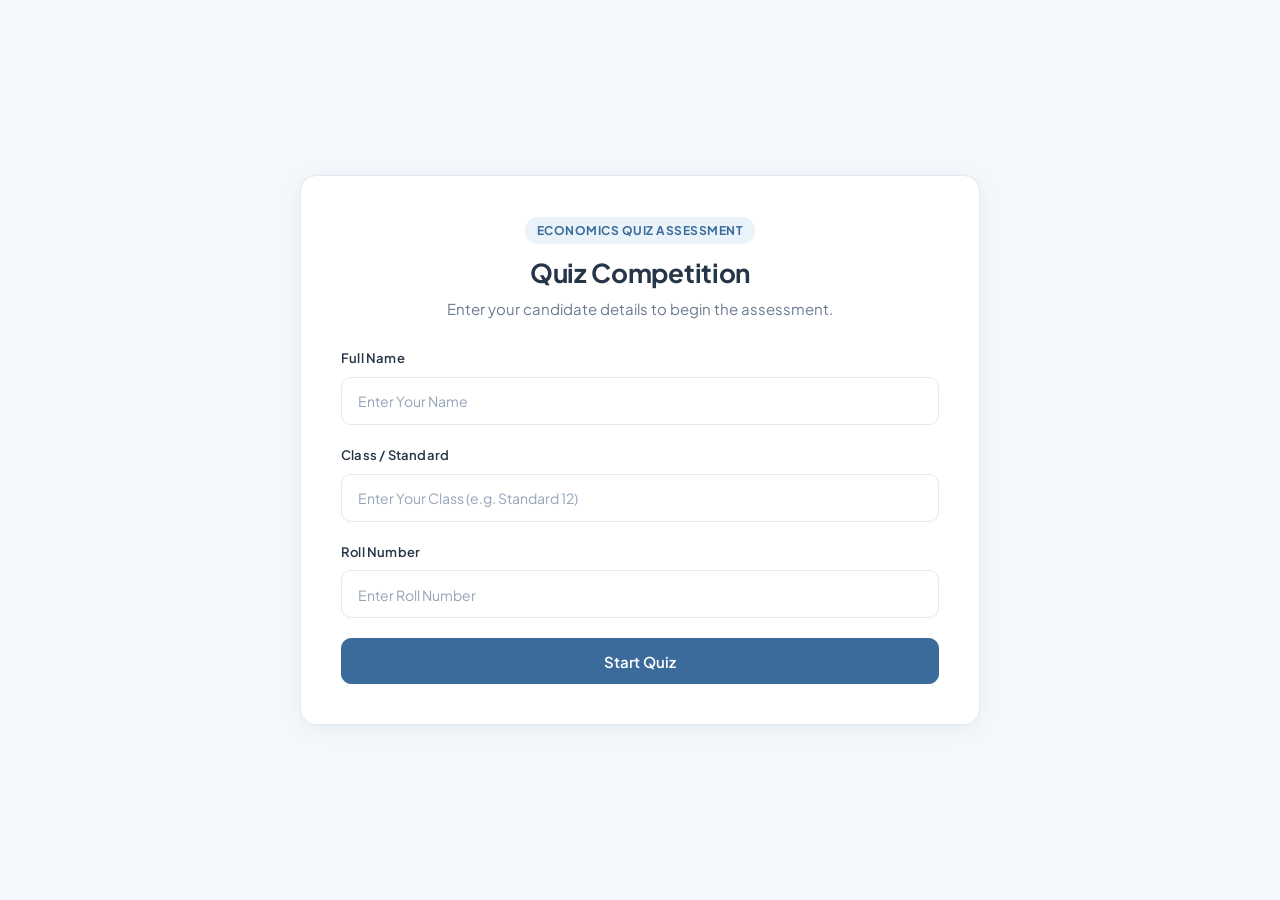
<file: index.html>
<!DOCTYPE html>
<html lang="en">
<head>
    <meta charset="UTF-8">
    <meta name="viewport" content="width=device-width, initial-scale=1.0">
    <title>Quiz Competition</title>
    <link rel="stylesheet" href="style.css">
</head>
<body>

    <main class="container">
        
        <!-- Header -->
        <div class="card-header">
            <div class="card-badge">Economics Quiz Assessment</div>
            <h1>Quiz Competition</h1>
            <p>Enter your candidate details to begin the assessment.</p>
        </div>

        <!-- Registration Form -->
        <form id="loginForm" onsubmit="event.preventDefault(); startQuiz();">
            
            <div class="form-group">
                <label class="form-label" for="name">Full Name</label>
                <input type="text" id="name" placeholder="Enter Your Name" autocomplete="name" required>
            </div>

            <div class="form-group">
                <label class="form-label" for="class">Class / Standard</label>
                <input type="text" id="class" placeholder="Enter Your Class (e.g. Standard 12)" required>
            </div>

            <div class="form-group">
                <label class="form-label" for="roll">Roll Number</label>
                <input type="text" id="roll" placeholder="Enter Roll Number" required>
            </div>

            <p id="errorMsg" class="form-error">Please fill in all candidate details before starting.</p>

            <button type="submit" class="btn btn-primary btn-block">
                Start Quiz
            </button>
        </form>

    </main>

    <script>
        // Check for previous session candidate details
        
        function startQuiz() {
            const name = document.getElementById("name").value.trim();
            const studentClass = document.getElementById("class").value.trim();
            const roll = document.getElementById("roll").value.trim();
            const errorEl = document.getElementById("errorMsg");

            if (!name || !studentClass || !roll) {
                if (errorEl) {
                    errorEl.style.display = "block";
                } else {
                    alert("Please fill all details");
                }
                return;
            }

            if (errorEl) errorEl.style.display = "none";

            // Save candidate details
            localStorage.setItem("username", name);
            localStorage.setItem("class", studentClass);
            localStorage.setItem("roll", roll);

            // Clean previous quiz session state for a fresh attempt
            localStorage.removeItem("answers");
            localStorage.removeItem("quizTimeRemaining");

            window.location.href = "quiz.html";
        }
    </script>

</body>
</html>
</file>
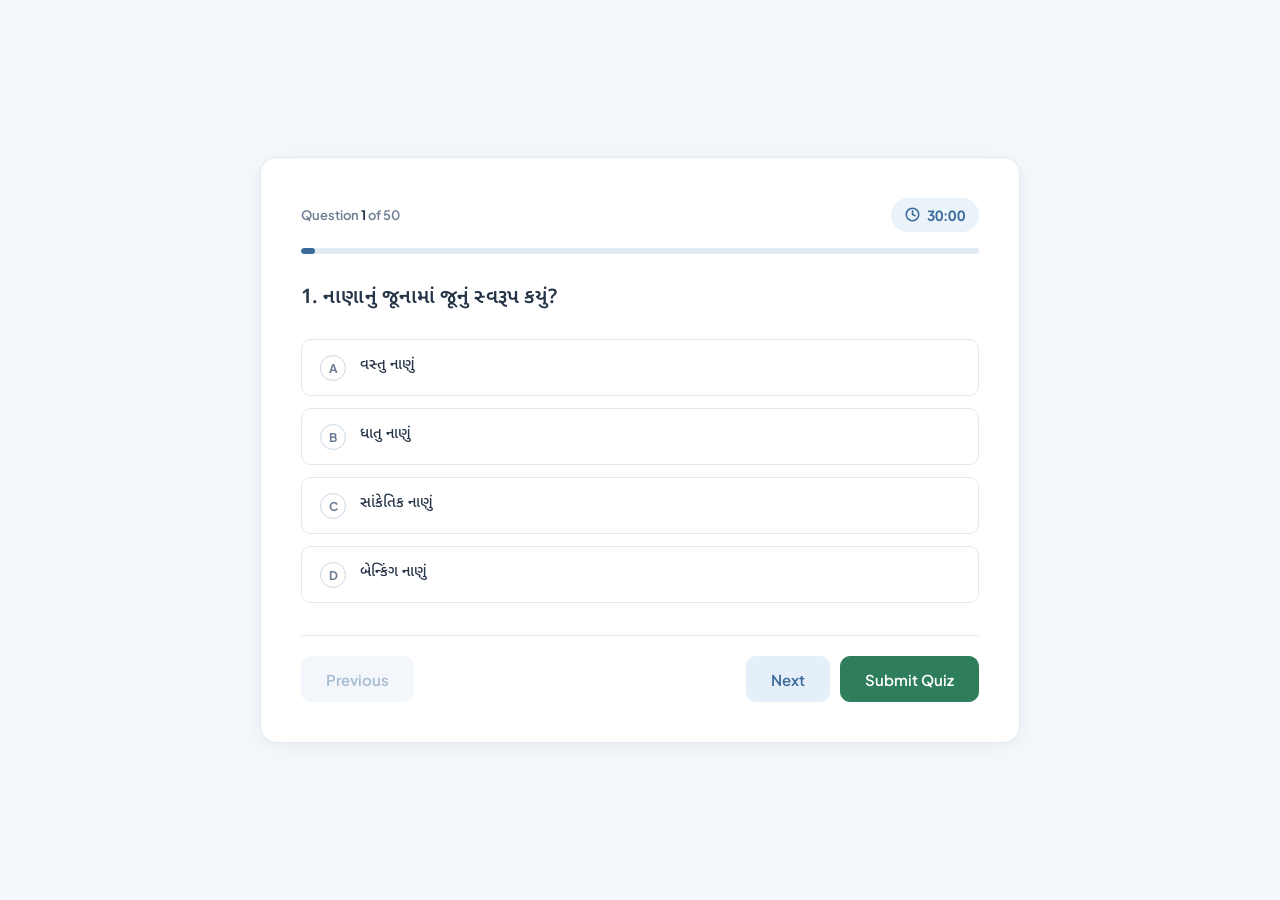
<file: quiz.html>
<!DOCTYPE html>
<html lang="en">
<head>
    <meta charset="UTF-8">
    <meta name="viewport" content="width=device-width, initial-scale=1.0">
    <title>Quiz Page</title>
    <link rel="stylesheet" href="style.css">
</head>
<body>

    <main class="container quiz-card-wide">
        
        <!-- Top Bar: Question Meta & Countdown Timer -->
        <div class="quiz-top-bar">
            <div class="quiz-meta-badge" id="questionCounter">
                Question <strong id="currentQNum">1</strong> of <span id="totalQNum">50</span>
            </div>
            
            <div class="timer-badge" title="Time Remaining">
                <svg width="15" height="15" viewBox="0 0 24 24" fill="none" stroke="currentColor" stroke-width="2.5" stroke-linecap="round" stroke-linejoin="round">
                    <circle cx="12" cy="12" r="10"></circle>
                    <polyline points="12 6 12 12 16 14"></polyline>
                </svg>
                <span id="timer">30:00</span>
            </div>
        </div>

        <!-- Progress Indicator -->
        <div class="progress">
            <div id="progressBar"></div>
        </div>

        <!-- Gujarati Question Statement -->
        <h2 id="question">Loading question...</h2>

        
        <div id="options">
            <!-- Dynamically populated options -->
        </div>

        <!-- Navigation and Submit Controls -->
        <div class="nav-actions-bar">    
            <div class="nav-group-left">
                <button type="button" class="btn btn-secondary" onclick="prev()" id="prevBtn">
                    Previous
                </button>
            </div>

            <div class="nav-group-right">
                <button type="button" class="btn btn-secondary" onclick="next()" id="nextBtn">
                    Next
                </button>
                <button type="button" class="btn btn-submit" onclick="submitQuiz()" id="submitBtn">
                    Submit Quiz
                </button>
            </div>
        </div>

    </main>

    <!-- Scripts -->
    <script src="questions.js"></script>
    <script src="script.js"></script>

</body>
</html>
</file>
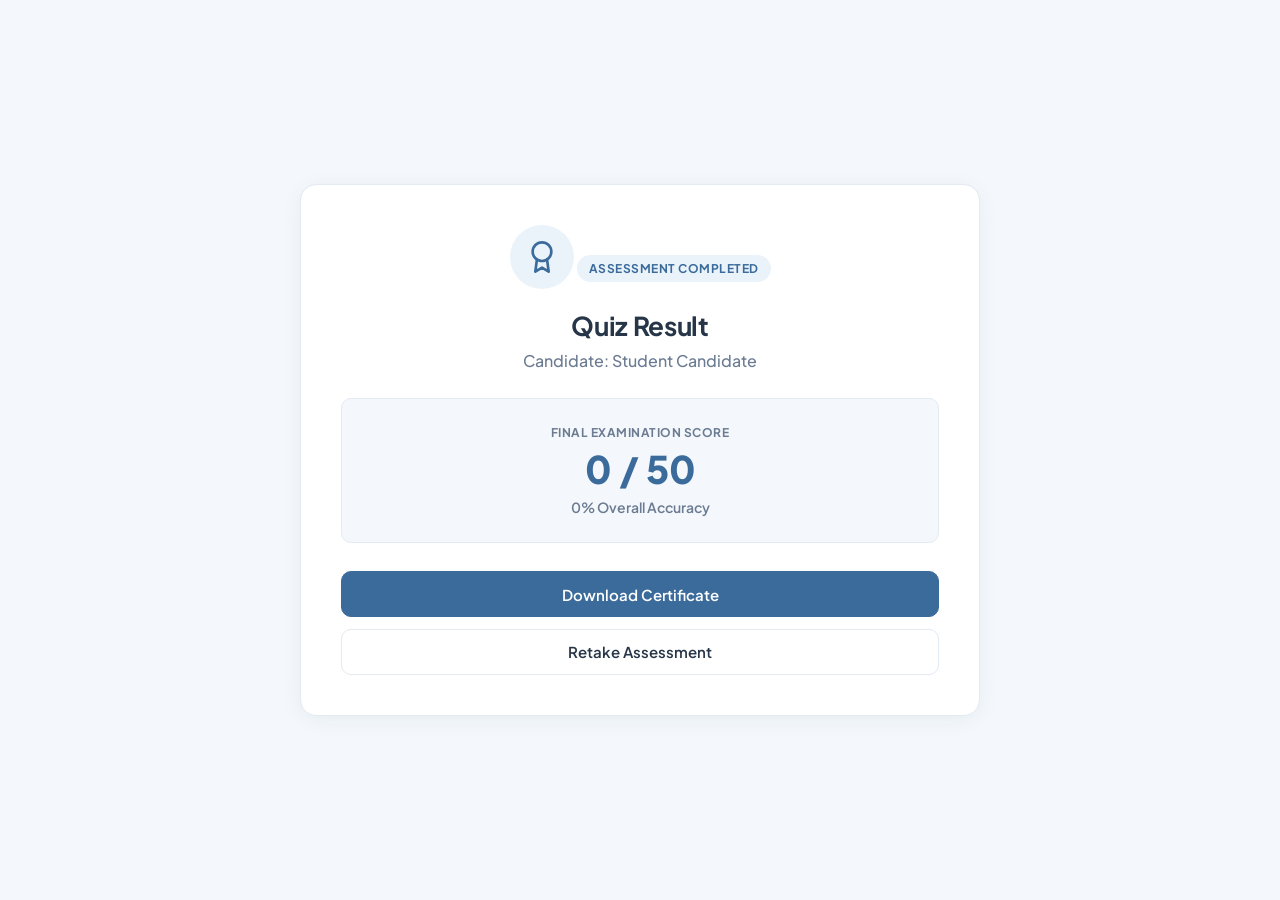
<file: result.html>
<!DOCTYPE html>
<html lang="en">
<head>
    <meta charset="UTF-8">
    <meta name="viewport" content="width=device-width, initial-scale=1.0">
    <title>Quiz Result</title>
    <link rel="stylesheet" href="style.css">
</head>
<body>

    <main class="container result-card">
        
        <!-- Result Icon -->
        <div class="result-icon-wrapper">
            <svg width="32" height="32" viewBox="0 0 24 24" fill="none" stroke="currentColor" stroke-width="2" stroke-linecap="round" stroke-linejoin="round">
                <circle cx="12" cy="8" r="7"></circle>
                <polyline points="8.21 13.89 7 23 12 20 17 23 15.79 13.88"></polyline>
            </svg>
        </div>

        <div class="card-badge">Assessment Completed</div>
        <h1 class="result-title">Quiz Result</h1>
        <h2 id="user">Name: Candidate</h2>

        <!-- Score Presentation Box -->
        <div class="score-box">
            <span class="score-label">Final Examination Score</span>
            <div id="score">0 / 50</div>
            <div id="scorePercentage" class="score-percentage">0% Accuracy</div>
        </div>

        <!-- Action Controls -->
        <div class="result-actions">
            <button type="button" class="btn btn-primary btn-block" onclick="gocertificate()">
                Download Certificate
            </button>
            <a href="index.html" class="btn btn-outline btn-block">
                Retake Assessment
            </a>
        </div>

    </main>

    <!-- Scripts -->
    <script src="questions.js"></script>
    <script src="result.js"></script>

</body>
</html>
</file>
<file: style.css>
/* ==========================================================================
   QUIZ COMPETITION - PREMIUM MINIMAL DESIGN SYSTEM
   Palette: Option B — Soft Blue
   - Background: #F4F8FC
   - Cards / Surface: #FFFFFF
   - Primary: #3B6B9B
   - Secondary / Light Accent: #E5EFF9
   - Main Text: #263547
   - Muted Text: #6B7B91
   - Borders: #E2EAF2
   ========================================================================== */

@import url('https://fonts.googleapis.com/css2?family=Noto+Sans+Gujarati:wght@400;500;600;700&family=Plus+Jakarta+Sans:wght@400;500;600;700&display=swap');

:root {
    /* Color Palette */
    --color-bg: #F4F8FC;
    --color-card: #FFFFFF;
    --color-primary: #3B6B9B;
    --color-primary-hover: #305880;
    --color-primary-light: #EBF3FA;
    --color-secondary: #E5EFF9;
    --color-secondary-hover: #D9E8F5;
    --color-text-main: #263547;
    --color-text-muted: #6B7B91;
    --color-text-light: #94A3B8;
    --color-border: #E2EAF2;
    --color-border-hover: #CBD9E6;
    --color-border-focus: #3B6B9B;
    
    --color-success: #2E7D5B;
    --color-success-bg: #EDF7F2;
    --color-danger: #D9534F;
    --color-danger-bg: #FDF2F2;

    /* Typography */
    --font-base: 'Plus Jakarta Sans', -apple-system, BlinkMacSystemFont, 'Segoe UI', Roboto, sans-serif;
    --font-gujarati: 'Noto Sans Gujarati', 'Shruti', 'Gujarati MT', -apple-system, BlinkMacSystemFont, 'Segoe UI', Roboto, sans-serif;

    /* Border Radii */
    --radius-sm: 6px;
    --radius-md: 10px;
    --radius-lg: 16px;
    --radius-xl: 20px;
    --radius-full: 9999px;

    /* Subtle Shadows */
    --shadow-sm: 0 1px 3px rgba(38, 53, 71, 0.04), 0 2px 6px rgba(38, 53, 71, 0.02);
    --shadow-card: 0 4px 24px -2px rgba(38, 53, 71, 0.06), 0 2px 8px -1px rgba(38, 53, 71, 0.02);
    --shadow-elevated: 0 10px 30px -4px rgba(38, 53, 71, 0.08), 0 4px 12px -2px rgba(38, 53, 71, 0.04);

    /* Transitions */
    --transition: 0.2s ease;
}

/* Base Reset */
*, *::before, *::after {
    margin: 0;
    padding: 0;
    box-sizing: border-box;
}

html {
    scroll-behavior: smooth;
    -webkit-text-size-adjust: 100%;
}

body {
    background-color: var(--color-bg);
    color: var(--color-text-main);
    font-family: var(--font-base);
    min-height: 100vh;
    display: flex;
    flex-direction: column;
    align-items: center;
    justify-content: center;
    padding: 32px 16px;
    line-height: 1.6;
    -webkit-font-smoothing: antialiased;
    -moz-osx-font-smoothing: grayscale;
}

/* ==========================================================================
   CARD CONTAINER
   ========================================================================== */
.container,
.quiz-card {
    background: var(--color-card);
    border: 1px solid var(--color-border);
    border-radius: var(--radius-lg);
    box-shadow: var(--shadow-card);
    width: 100%;
    max-width: 680px;
    padding: 40px;
    margin: auto;
    position: relative;
    transition: box-shadow var(--transition);
}

.quiz-card-wide {
    max-width: 760px;
}

/* Card Header Typography */
.card-header {
    margin-bottom: 28px;
    text-align: center;
}

.card-badge {
    display: inline-flex;
    align-items: center;
    gap: 6px;
    background: var(--color-primary-light);
    color: var(--color-primary);
    padding: 4px 12px;
    border-radius: var(--radius-full);
    font-size: 12px;
    font-weight: 700;
    letter-spacing: 0.5px;
    text-transform: uppercase;
    margin-bottom: 12px;
}

h1 {
    font-size: 26px;
    font-weight: 700;
    color: var(--color-text-main);
    line-height: 1.3;
    margin-bottom: 8px;
    letter-spacing: -0.3px;
}

p {
    color: var(--color-text-muted);
    font-size: 15px;
    line-height: 1.5;
    margin-bottom: 24px;
}

.card-header p {
    margin-bottom: 0;
}

/* ==========================================================================
   FORM INPUTS & LABELS (Home Page)
   ========================================================================== */
.form-group {
    margin-bottom: 20px;
    text-align: left;
}

.form-label {
    display: block;
    font-size: 13px;
    font-weight: 600;
    color: var(--color-text-main);
    margin-bottom: 8px;
    letter-spacing: 0.2px;
}

input[type="text"] {
    width: 100%;
    height: 48px;
    border: 1px solid var(--color-border);
    border-radius: var(--radius-md);
    padding: 0 16px;
    font-size: 15px;
    color: var(--color-text-main);
    background: #FFFFFF;
    font-family: inherit;
    outline: none;
    transition: border-color var(--transition), box-shadow var(--transition);
}

input[type="text"]::placeholder {
    color: var(--color-text-light);
    font-size: 14px;
}

input[type="text"]:hover {
    border-color: var(--color-border-hover);
}

input[type="text"]:focus {
    border-color: var(--color-primary);
    box-shadow: 0 0 0 3px rgba(59, 107, 155, 0.12);
}

/* Inline alert / hint message */
.form-error {
    color: var(--color-danger);
    font-size: 13px;
    font-weight: 500;
    margin-top: 6px;
    display: none;
}

/* ==========================================================================
   BUTTONS
   ========================================================================== */
button,
.btn {
    display: inline-flex;
    align-items: center;
    justify-content: center;
    gap: 8px;
    height: 46px;
    padding: 0 24px;
    border-radius: var(--radius-md);
    font-size: 15px;
    font-weight: 600;
    font-family: inherit;
    border: 1px solid transparent;
    cursor: pointer;
    transition: background-color var(--transition), border-color var(--transition), color var(--transition), transform var(--transition);
    text-decoration: none;
    user-select: none;
    white-space: nowrap;
}

button:active,
.btn:active {
    transform: scale(0.98);
}

/* Primary Button */
button,
.btn-primary {
    background: var(--color-primary);
    color: #FFFFFF;
    border-color: var(--color-primary);
}

button:hover,
.btn-primary:hover {
    background: var(--color-primary-hover);
    border-color: var(--color-primary-hover);
}

/* Secondary Button */
.btn-secondary {
    background: var(--color-secondary);
    color: var(--color-primary);
    border-color: transparent;
}

.btn-secondary:hover {
    background: var(--color-secondary-hover);
    color: var(--color-primary-hover);
}

/* Outline Button */
.btn-outline {
    background: transparent;
    color: var(--color-text-main);
    border-color: var(--color-border);
}

.btn-outline:hover {
    background: var(--color-bg);
    border-color: var(--color-border-hover);
}

/* Submit Variant in Quiz */
.btn-submit {
    background: var(--color-success);
    color: #FFFFFF;
    border-color: var(--color-success);
}

.btn-submit:hover {
    background: #25664a;
    border-color: #25664a;
}

/* Full Width Button */
.btn-block {
    width: 100%;
}

/* Disabled State */
button:disabled,
.btn:disabled {
    opacity: 0.45;
    cursor: not-allowed;
    pointer-events: none;
    transform: none;
}

/* ==========================================================================
   QUIZ PAGE INTERFACE
   ========================================================================== */

/* Top bar: Question indicator & Timer */
.quiz-top-bar {
    display: flex;
    align-items: center;
    justify-content: space-between;
    margin-bottom: 16px;
}

.quiz-meta-badge {
    font-size: 13px;
    font-weight: 600;
    color: var(--color-text-muted);
}

.quiz-meta-badge strong {
    color: var(--color-text-main);
    font-weight: 700;
}

/* Timer Badge */
.timer-badge {
    display: inline-flex;
    align-items: center;
    gap: 7px;
    background: var(--color-primary-light);
    color: var(--color-primary);
    padding: 6px 14px;
    border-radius: var(--radius-full);
    font-size: 14px;
    font-weight: 700;
    font-variant-numeric: tabular-nums;
    letter-spacing: 0.3px;
}

.timer-badge svg {
    flex-shrink: 0;
}

#timer {
    display: inline-block;
    font-size: 14px;
    font-weight: 700;
    color: var(--color-primary);
    margin: 0;
}

/* Progress Bar */
.progress {
    width: 100%;
    height: 6px;
    background: var(--color-border);
    border-radius: var(--radius-full);
    overflow: hidden;
    margin-bottom: 28px;
}

#progressBar {
    height: 100%;
    width: 0%;
    background: var(--color-primary);
    border-radius: var(--radius-full);
    transition: width 0.3s cubic-bezier(0.4, 0, 0.2, 1);
}

/* Gujarati Question Statement */
#question {
    font-family: var(--font-gujarati);
    font-size: 1.25rem; /* 20px */
    font-weight: 600;
    line-height: 1.65;
    color: var(--color-text-main);
    margin-bottom: 24px;
    word-break: break-word;
    letter-spacing: 0.1px;
}

/* Options Stack */
#options {
    display: flex;
    flex-direction: column;
    gap: 12px;
    margin-bottom: 32px;
}

/* Option Row / Label */
.option-label {
    display: flex;
    align-items: flex-start;
    gap: 14px;
    padding: 14px 18px;
    border: 1.5px solid var(--color-border);
    border-radius: var(--radius-md);
    background: #FFFFFF;
    cursor: pointer;
    transition: border-color var(--transition), background-color var(--transition);
    user-select: none;
    position: relative;
}

.option-label:hover {
    border-color: var(--color-border-hover);
    background: #FAFBFD;
}

/* Selected Option State */
.option-label.selected,
.option-label:has(input[type="radio"]:checked) {
    border-color: var(--color-primary);
    background: var(--color-primary-light);
}

/* Hidden Native Radio */
.option-label input[type="radio"] {
    position: absolute;
    opacity: 0;
    pointer-events: none;
}

/* Custom Letter / Key Badge (A, B, C, D) */
.option-key {
    display: flex;
    align-items: center;
    justify-content: center;
    width: 26px;
    height: 26px;
    border-radius: 50%;
    border: 1.5px solid var(--color-border-hover);
    background: #FFFFFF;
    color: var(--color-text-muted);
    font-size: 12px;
    font-weight: 700;
    flex-shrink: 0;
    margin-top: 1px;
    transition: border-color var(--transition), background-color var(--transition), color var(--transition);
}

.option-label.selected .option-key,
.option-label:has(input[type="radio"]:checked) .option-key {
    border-color: var(--color-primary);
    background: var(--color-primary);
    color: #FFFFFF;
}

/* Gujarati Option Text */
.option-text {
    font-family: var(--font-gujarati);
    font-size: 15px;
    font-weight: 500;
    line-height: 1.6;
    color: var(--color-text-main);
    flex: 1;
}

/* Navigation & Action Bar */
.nav-actions-bar {
    display: flex;
    align-items: center;
    justify-content: space-between;
    gap: 12px;
    padding-top: 20px;
    border-top: 1px solid var(--color-border);
    flex-wrap: wrap;
}

.nav-group-left,
.nav-group-right {
    display: flex;
    align-items: center;
    gap: 10px;
}

/* Legacy .nav container compatibility */
.nav {
    display: flex;
    gap: 10px;
}

/* ==========================================================================
   RESULT PAGE INTERFACE
   ========================================================================== */
.result-card {
    text-align: center;
}

.result-icon-wrapper {
    display: inline-flex;
    align-items: center;
    justify-content: center;
    width: 64px;
    height: 64px;
    background: var(--color-primary-light);
    color: var(--color-primary);
    border-radius: 50%;
    margin-bottom: 20px;
}

.result-title {
    font-size: 26px;
    font-weight: 700;
    color: var(--color-text-main);
    margin-bottom: 6px;
}

#user {
    font-size: 16px;
    font-weight: 500;
    color: var(--color-text-muted);
    margin-bottom: 24px;
}

/* Score Highlight Container */
.score-box {
    background: var(--color-bg);
    border: 1px solid var(--color-border);
    border-radius: var(--radius-md);
    padding: 24px;
    margin-bottom: 28px;
    display: flex;
    flex-direction: column;
    align-items: center;
    justify-content: center;
}

.score-label {
    font-size: 12px;
    font-weight: 700;
    text-transform: uppercase;
    letter-spacing: 0.5px;
    color: var(--color-text-muted);
    margin-bottom: 6px;
}

#score {
    font-size: 38px;
    font-weight: 800;
    color: var(--color-primary);
    line-height: 1.1;
    margin-bottom: 6px;
}

.score-percentage {
    font-size: 14px;
    font-weight: 600;
    color: var(--color-text-muted);
}

.result-actions {
    display: flex;
    flex-direction: column;
    gap: 12px;
}

/* ==========================================================================
   CERTIFICATE PAGE INTERFACE
   ========================================================================== */
.certificate-preview-card {
    background: #FFFFFF;
    border: 2px solid var(--color-border);
    border-radius: var(--radius-md);
    padding: 32px 28px;
    margin-bottom: 28px;
    position: relative;
    text-align: center;
}

/* Certificate inner border frame */
.certificate-inner-frame {
    border: 1px dashed var(--color-border-hover);
    border-radius: var(--radius-sm);
    padding: 24px 20px;
}

.cert-logo-badge {
    display: inline-flex;
    align-items: center;
    gap: 6px;
    color: var(--color-primary);
    font-size: 12px;
    font-weight: 700;
    letter-spacing: 1px;
    text-transform: uppercase;
    margin-bottom: 12px;
}

.cert-title {
    font-size: 22px;
    font-weight: 700;
    color: var(--color-primary);
    letter-spacing: -0.2px;
    margin-bottom: 6px;
}

.cert-subtitle {
    font-size: 13px;
    color: var(--color-text-muted);
    margin-bottom: 20px;
}

.cert-recipient-name {
    font-size: 24px;
    font-weight: 700;
    color: var(--color-text-main);
    border-bottom: 1.5px solid var(--color-border);
    display: inline-block;
    padding-bottom: 4px;
    margin-bottom: 14px;
}

#certText {
    font-size: 14px;
    color: var(--color-text-muted);
    line-height: 1.6;
    max-width: 520px;
    margin: 0 auto 20px;
}

.cert-meta-row {
    display: flex;
    justify-content: center;
    gap: 20px;
    font-size: 13px;
    color: var(--color-text-muted);
    padding-top: 16px;
    border-top: 1px solid var(--color-border);
    flex-wrap: wrap;
}

.cert-meta-row strong {
    color: var(--color-text-main);
}

.certificate-actions {
    display: flex;
    justify-content: center;
    gap: 12px;
    flex-wrap: wrap;
}

/* ==========================================================================
   RESPONSIVE DESIGN (Mobile, Tablet, Desktop)
   ========================================================================== */

/* Tablets and below */
@media (max-width: 768px) {
    body {
        padding: 20px 14px;
    }

    .container,
    .quiz-card {
        padding: 30px 24px;
    }

    h1 {
        font-size: 23px;
    }

    #question {
        font-size: 1.15rem; /* ~18.5px */
    }

    #score {
        font-size: 32px;
    }
}

/* Mobile Phones */
@media (max-width: 540px) {
    body {
        padding: 14px 10px;
    }

    .container,
    .quiz-card {
        padding: 22px 16px;
        border-radius: var(--radius-md);
    }

    h1 {
        font-size: 21px;
    }

    #question {
        font-size: 1.05rem; /* ~17px */
        line-height: 1.6;
    }

    .option-label {
        padding: 12px 14px;
        gap: 10px;
    }

    .option-key {
        width: 24px;
        height: 24px;
        font-size: 11px;
    }

    .option-text {
        font-size: 14px;
    }

    .nav-actions-bar {
        flex-direction: column;
        align-items: stretch;
    }

    .nav-group-left,
    .nav-group-right {
        width: 100%;
        justify-content: space-between;
    }

    .nav-group-right button,
    .nav-group-left button {
        flex: 1;
    }

    .certificate-preview-card {
        padding: 18px 12px;
    }

    .cert-meta-row {
        flex-direction: column;
        gap: 6px;
    }
}

/* ==========================================================================
   PRINT STYLES
   ========================================================================== */
@media print {
    body {
        background: #FFFFFF;
        padding: 0;
    }

    .container,
    .quiz-card {
        box-shadow: none;
        border: none;
        max-width: 100%;
        padding: 0;
    }

    button,
    .btn,
    .certificate-actions {
        display: none !important;
    }
}
</file>
